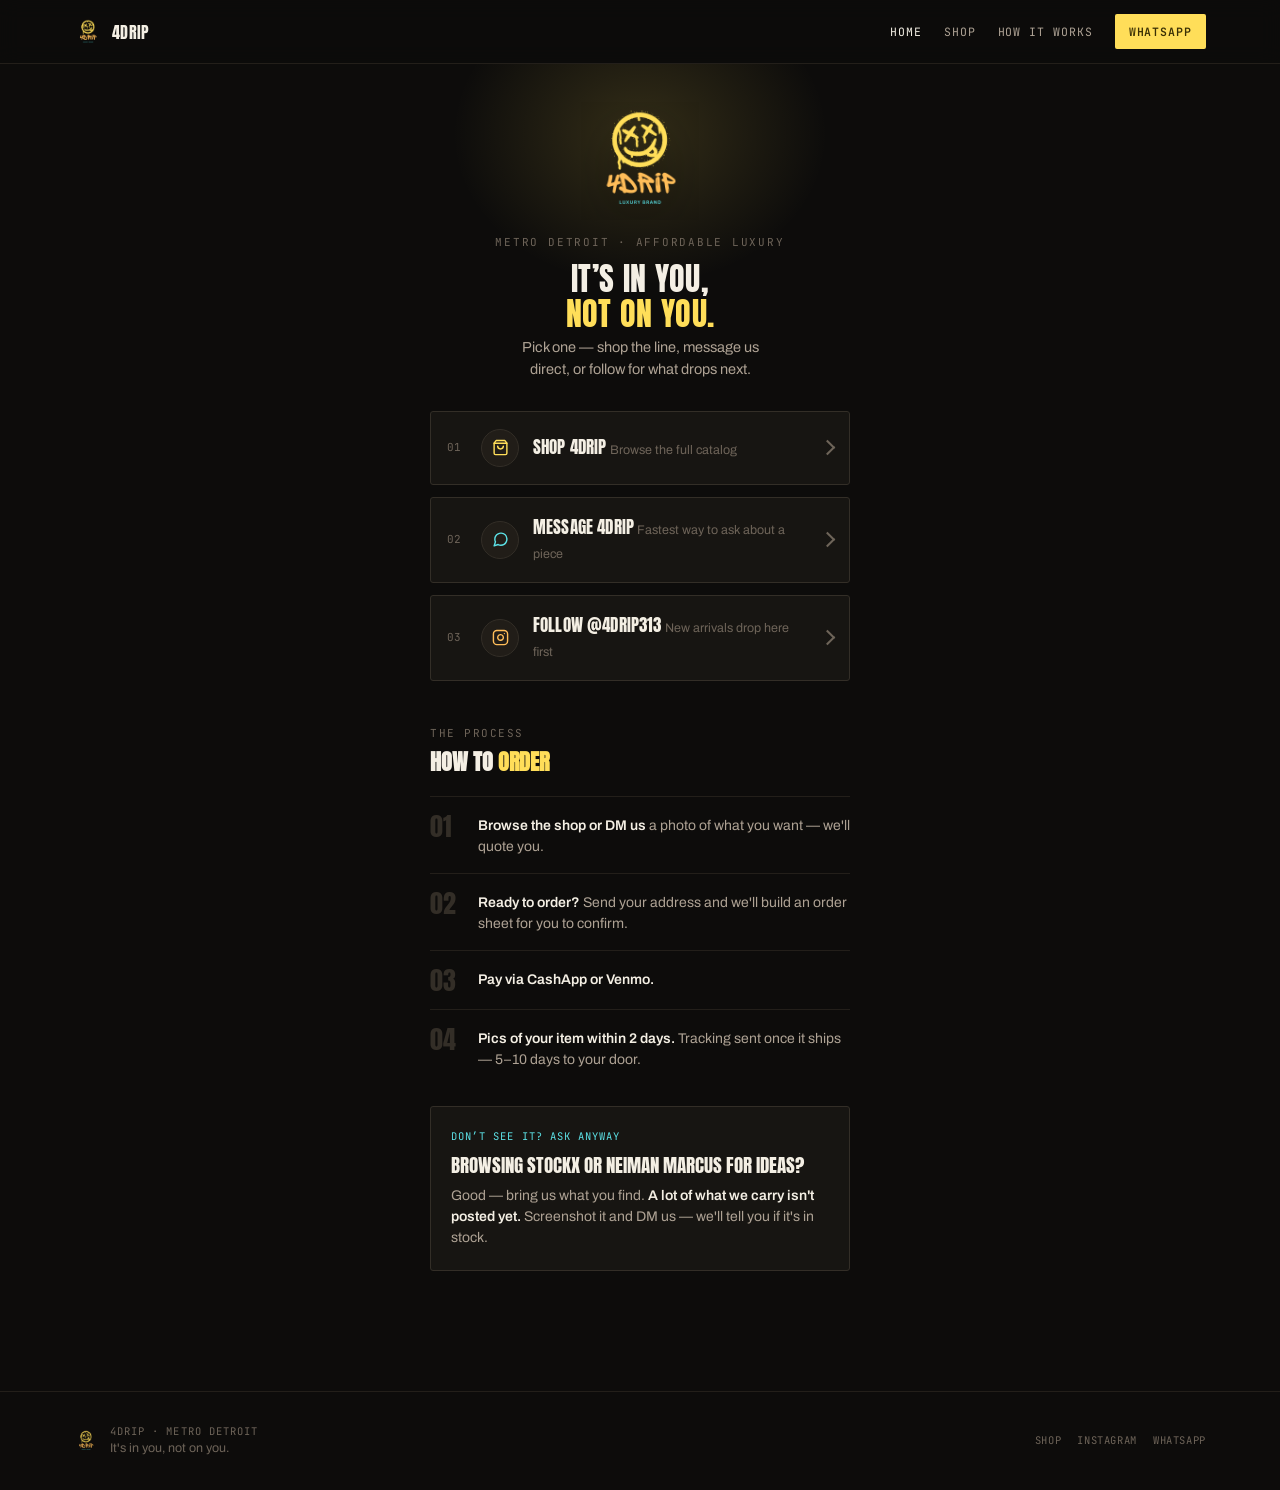
<file: index.html>
<!doctype html>
<html lang="en">
<head>
<meta charset="UTF-8">
<meta name="viewport" content="width=device-width, initial-scale=1.0">
<meta name="description" content="4DRIP — Metro Detroit's affordable luxury fashion plug. Authenticated resale + our own line. Shop, message, or follow — one tap.">
<title>4DRIP — Metro Detroit's Fashion Plug</title>
<link rel="icon" href="data:,">
<link rel="preconnect" href="https://fonts.googleapis.com">
<link rel="preconnect" href="https://fonts.gstatic.com" crossorigin>
<link href="https://fonts.googleapis.com/css2?family=Anton&family=Archivo:ital,wght@0,500;0,600;0,700;0,800;1,600&family=JetBrains+Mono:wght@400;500;600&display=swap" rel="stylesheet">
<link rel="stylesheet" href="assets/styles.css">
<style>
  .stage{
    max-width:460px;
    margin:0 auto;
    padding:38px 20px 56px;
    position:relative;
    overflow:hidden;
  }
  .glow{
    position:absolute; top:-140px; left:50%; transform:translateX(-50%);
    width:520px; height:420px;
    background:radial-gradient(closest-side, rgba(255,222,89,0.16), transparent 72%);
    pointer-events:none; z-index:0;
  }

  /* ---------- HERO ---------- */
  .hero{ text-align:center; position:relative; z-index:1; }
  .hero-logo-wrap{ width:118px; height:118px; margin:0 auto 14px; position:relative; }
  .hero-logo-wrap img{
    width:100%; opacity:0; transform:translateY(10px) scale(0.92);
    filter:drop-shadow(0 18px 26px rgba(0,0,0,0.5));
    animation: dripIn 0.9s cubic-bezier(.2,.9,.25,1) 0.05s forwards;
  }
  @keyframes dripIn{
    0%{ opacity:0; transform:translateY(10px) scale(0.92); clip-path:inset(0 0 100% 0); }
    55%{ opacity:1; clip-path:inset(0 0 0% 0); }
    100%{ opacity:1; transform:translateY(0) scale(1); clip-path:inset(0 0 0% 0); }
  }
  .hero-kicker{
    font-family:"JetBrains Mono",monospace;
    font-size:11px; letter-spacing:0.16em; text-transform:uppercase;
    color:var(--text-faint);
    opacity:0; animation: upIn 0.6s ease 0.5s forwards;
  }
  .hero h1{
    font-family:"Anton",sans-serif; font-weight:400;
    text-transform:uppercase; letter-spacing:0.01em;
    font-size:clamp(26px,7vw,32px); line-height:1.1;
    margin:10px 0 6px;
    opacity:0; animation: upIn 0.6s ease 0.62s forwards;
  }
  .hero h1 span{ color:var(--yellow); }
  .hero p{
    color:var(--text-muted); font-size:14.5px; max-width:32ch; margin:0 auto;
    opacity:0; animation: upIn 0.6s ease 0.72s forwards;
  }
  @keyframes upIn{ from{opacity:0; transform:translateY(8px);} to{opacity:1; transform:translateY(0);} }

  /* ---------- ACTION CARDS ---------- */
  .actions{
    margin-top:30px; display:flex; flex-direction:column; gap:12px;
    position:relative; z-index:1;
  }
  .action{
    opacity:0; animation: upIn 0.6s ease forwards;
    border:1px solid var(--border);
    background:var(--bg-1);
    border-radius:3px;
    overflow:hidden;
    transition: border-color .18s ease, box-shadow .18s ease, transform .18s ease;
  }
  .actions .action:nth-child(1){ animation-delay:0.86s; }
  .actions .action:nth-child(2){ animation-delay:0.96s; }
  .actions .action:nth-child(3){ animation-delay:1.06s; }
  .action.open{
    border-color: color-mix(in srgb, var(--accent, var(--yellow)) 55%, var(--border));
    box-shadow: 0 0 0 1px color-mix(in srgb, var(--accent, var(--yellow)) 30%, transparent), 0 16px 30px -18px rgba(0,0,0,0.7);
  }
  .action-head{
    width:100%; display:flex; align-items:center; gap:14px;
    padding:17px 16px;
    -webkit-tap-highlight-color:transparent;
  }
  .action-head:active{ transform:scale(0.985); }
  .a-num{
    font-family:"JetBrains Mono",monospace; font-size:11px; color:var(--text-faint);
    width:20px; flex:none;
  }
  .a-icon{
    width:38px; height:38px; flex:none; border-radius:50%;
    display:flex; align-items:center; justify-content:center;
    background:var(--bg-2); border:1px solid var(--border);
    color:var(--accent, var(--yellow));
    transition: background .18s ease, color .18s ease;
  }
  .action.open .a-icon{ background:var(--accent, var(--yellow)); color:var(--yellow-ink); }
  .a-icon svg{ width:17px; height:17px; }
  .a-body{ flex:1; min-width:0; }
  .a-title{
    font-family:"Anton",sans-serif; font-size:16.5px; text-transform:uppercase; letter-spacing:0.01em;
  }
  .a-sub{ font-size:12.5px; color:var(--text-faint); margin-top:2px; }
  .a-chev{
    flex:none; width:11px; height:11px; border-right:2px solid var(--text-faint); border-bottom:2px solid var(--text-faint);
    transform:rotate(-45deg); transition:transform .22s ease;
  }
  .action.open .a-chev{ transform:rotate(45deg); border-color:var(--accent, var(--yellow)); }

  .a-panel{
    display:grid; grid-template-rows:0fr; transition:grid-template-rows .28s ease;
  }
  .action.open .a-panel{ grid-template-rows:1fr; }
  .a-panel-inner{ overflow:hidden; }
  .a-links{ padding:0 16px 16px; display:flex; flex-direction:column; gap:8px; border-top:1px solid var(--border-soft); margin-top:2px; padding-top:14px; }
  .a-btn{
    display:flex; align-items:center; justify-content:center; gap:8px;
    font-family:"JetBrains Mono",monospace; font-size:12px; letter-spacing:0.05em; text-transform:uppercase;
    padding:13px 14px; border-radius:2px;
    transition: transform .12s ease, filter .12s ease;
  }
  .a-btn:active{ transform:scale(0.97); }
  .a-btn.primary{ background:var(--accent, var(--yellow)); color:var(--yellow-ink); font-weight:600; }
  .a-btn.primary:active{ filter:brightness(0.94); }
  .a-btn.secondary{ background:transparent; border:1px solid var(--border); color:var(--text-muted); }

  /* ---------- ORDER STEPS ---------- */
  .section{ margin-top:44px; position:relative; z-index:1; }
  .section-kicker{
    font-family:"JetBrains Mono",monospace; font-size:11px; letter-spacing:0.14em; text-transform:uppercase;
    color:var(--text-faint); margin-bottom:4px;
  }
  .section-title{
    font-family:"Anton",sans-serif; font-size:22px; text-transform:uppercase; margin:0 0 18px;
  }
  .section-title em{ font-style:normal; color:var(--yellow); }
  .steps{ display:flex; flex-direction:column; }
  .step{ display:flex; gap:14px; padding:16px 0; border-top:1px solid var(--border-soft); }
  .step:last-child{ padding-bottom:0; }
  .step-num{
    font-family:"Anton",sans-serif; font-size:26px; color:var(--border); flex:none; width:34px; line-height:1;
  }
  .step-text{ font-size:14px; color:var(--text-muted); padding-top:2px; }
  .step-text b{ color:var(--text); font-weight:600; }

  /* ---------- ASK CARD ---------- */
  .ask-card{
    margin-top:36px; position:relative; z-index:1;
    background:var(--bg-1); border:1px solid var(--border); border-radius:3px; padding:22px 20px;
  }
  .ask-eyebrow{ font-family:"JetBrains Mono",monospace; font-size:10.5px; letter-spacing:0.1em; text-transform:uppercase; color:var(--teal); margin-bottom:10px; }
  .ask-title{ font-family:"Anton",sans-serif; font-size:19px; text-transform:uppercase; margin-bottom:8px; line-height:1.15; }
  .ask-body{ font-size:14px; color:var(--text-muted); }
  .ask-body b{ color:var(--text); font-weight:600; }
</style>
</head>
<body>

<nav class="site-nav">
  <div class="wrap">
    <a class="nav-brand" href="index.html"><img src="assets/logo.png" alt=""><span>4DRIP</span></a>
    <div class="nav-links">
      <a href="index.html" class="active">Home</a>
      <a href="shop.html">Shop</a>
      <a href="how-it-works.html">How it works</a>
      <a class="cta" href="https://wa.me/15865535504?text=Hi%2C%20I%27m%20interested%20in..." target="_blank" rel="noopener">WhatsApp</a>
    </div>
  </div>
</nav>

<div class="stage">
  <div class="glow"></div>

  <div class="hero">
    <div class="hero-logo-wrap"><img src="assets/logo.png" alt="4DRIP logo"></div>
    <div class="hero-kicker">Metro Detroit &middot; Affordable Luxury</div>
    <h1>It&rsquo;s in you,<br><span>not on you.</span></h1>
    <p>Pick one &mdash; shop the line, message us direct, or follow for what drops next.</p>
  </div>

  <div class="actions">
    <div class="action" id="act-shop" style="--accent:var(--yellow);">
      <button class="action-head" onclick="toggleAction('act-shop')">
        <span class="a-num">01</span>
        <span class="a-icon"><svg viewBox="0 0 24 24" fill="none" stroke="currentColor" stroke-width="2" stroke-linecap="round" stroke-linejoin="round"><path d="M6 2 3 6v14a2 2 0 0 0 2 2h14a2 2 0 0 0 2-2V6l-3-4Z"/><path d="M3 6h18"/><path d="M16 10a4 4 0 0 1-8 0"/></svg></span>
        <span class="a-body">
          <span class="a-title">Shop 4drip</span>
          <span class="a-sub">Browse the full catalog</span>
        </span>
        <span class="a-chev"></span>
      </button>
      <div class="a-panel"><div class="a-panel-inner"><div class="a-links">
        <a class="a-btn primary" href="shop.html">Open the shop</a>
        <a class="a-btn secondary" href="#act-message" onclick="toggleAction('act-message'); return false;">Ask about a piece instead</a>
      </div></div></div>
    </div>

    <div class="action" id="act-message" style="--accent:var(--teal);">
      <button class="action-head" onclick="toggleAction('act-message')">
        <span class="a-num">02</span>
        <span class="a-icon"><svg viewBox="0 0 24 24" fill="none" stroke="currentColor" stroke-width="2" stroke-linecap="round" stroke-linejoin="round"><path d="M21 11.5a8.38 8.38 0 0 1-.9 3.8 8.5 8.5 0 0 1-7.6 4.7 8.38 8.38 0 0 1-3.8-.9L3 21l1.9-5.7a8.38 8.38 0 0 1-.9-3.8 8.5 8.5 0 0 1 4.7-7.6 8.38 8.38 0 0 1 3.8-.9h.5a8.48 8.48 0 0 1 8 8v.5Z"/></svg></span>
        <span class="a-body">
          <span class="a-title">Message 4drip</span>
          <span class="a-sub">Fastest way to ask about a piece</span>
        </span>
        <span class="a-chev"></span>
      </button>
      <div class="a-panel"><div class="a-panel-inner"><div class="a-links">
        <a class="a-btn primary" href="https://wa.me/15865535504?text=Hi%2C%20I%27m%20interested%20in..." target="_blank" rel="noopener">Open WhatsApp</a>
        <a class="a-btn secondary" href="https://www.instagram.com/4drip313/" target="_blank" rel="noopener">Not on WhatsApp? DM on Instagram</a>
      </div></div></div>
    </div>

    <div class="action" id="act-follow" style="--accent:var(--orange);">
      <button class="action-head" onclick="toggleAction('act-follow')">
        <span class="a-num">03</span>
        <span class="a-icon"><svg viewBox="0 0 24 24" fill="none" stroke="currentColor" stroke-width="2" stroke-linecap="round" stroke-linejoin="round"><rect x="2" y="2" width="20" height="20" rx="5"/><path d="M16 11.37A4 4 0 1 1 12.63 8 4 4 0 0 1 16 11.37Z"/><path d="M17.5 6.5h.01"/></svg></span>
        <span class="a-body">
          <span class="a-title">Follow @4drip313</span>
          <span class="a-sub">New arrivals drop here first</span>
        </span>
        <span class="a-chev"></span>
      </button>
      <div class="a-panel"><div class="a-panel-inner"><div class="a-links">
        <a class="a-btn primary" href="https://www.instagram.com/4drip313/" target="_blank" rel="noopener">Open Instagram</a>
        <a class="a-btn secondary" href="#act-message" onclick="toggleAction('act-message'); return false;">Prefer to talk first? DM us</a>
      </div></div></div>
    </div>
  </div>

  <div class="section">
    <div class="section-kicker">The process</div>
    <h2 class="section-title">How to <em>order</em></h2>
    <div class="steps">
      <div class="step"><span class="step-num">01</span><span class="step-text"><b>Browse the shop or DM us</b> a photo of what you want &mdash; we'll quote you.</span></div>
      <div class="step"><span class="step-num">02</span><span class="step-text"><b>Ready to order?</b> Send your address and we'll build an order sheet for you to confirm.</span></div>
      <div class="step"><span class="step-num">03</span><span class="step-text"><b>Pay via CashApp or Venmo.</b></span></div>
      <div class="step"><span class="step-num">04</span><span class="step-text"><b>Pics of your item within 2 days.</b> Tracking sent once it ships &mdash; 5&ndash;10 days to your door.</span></div>
    </div>
  </div>

  <div class="ask-card">
    <div class="ask-eyebrow">Don&rsquo;t see it? Ask anyway</div>
    <div class="ask-title">Browsing StockX or Neiman Marcus for ideas?</div>
    <div class="ask-body">Good &mdash; bring us what you find. <b>A lot of what we carry isn't posted yet.</b> Screenshot it and DM us &mdash; we'll tell you if it's in stock.</div>
  </div>
</div>

<footer class="site-foot">
  <div class="wrap">
    <div style="display:flex; align-items:center; gap:12px;">
      <img src="assets/logo.png" alt="">
      <div>
        <div class="foot-line">4DRIP &middot; Metro Detroit</div>
        <div class="foot-tag">It's in you, not on you.</div>
      </div>
    </div>
    <div class="foot-links">
      <a href="shop.html">Shop</a>
      <a href="https://www.instagram.com/4drip313/" target="_blank" rel="noopener">Instagram</a>
      <a href="https://wa.me/15865535504" target="_blank" rel="noopener">WhatsApp</a>
    </div>
  </div>
</footer>

<script>
  function toggleAction(id){
    var target = document.getElementById(id);
    var wasOpen = target.classList.contains('open');
    document.querySelectorAll('.action.open').forEach(function(el){ el.classList.remove('open'); });
    if(!wasOpen){
      target.classList.add('open');
      if (window.matchMedia && !window.matchMedia('(prefers-reduced-motion: reduce)').matches) {
        target.animate(
          [{ transform:'scale(1)' }, { transform:'scale(1.012)' }, { transform:'scale(1)' }],
          { duration: 260, easing: 'ease-out' }
        );
      }
      setTimeout(function(){
        target.scrollIntoView({ behavior: 'smooth', block: 'nearest' });
      }, 80);
    }
  }
</script>
</body>
</html>
</file>
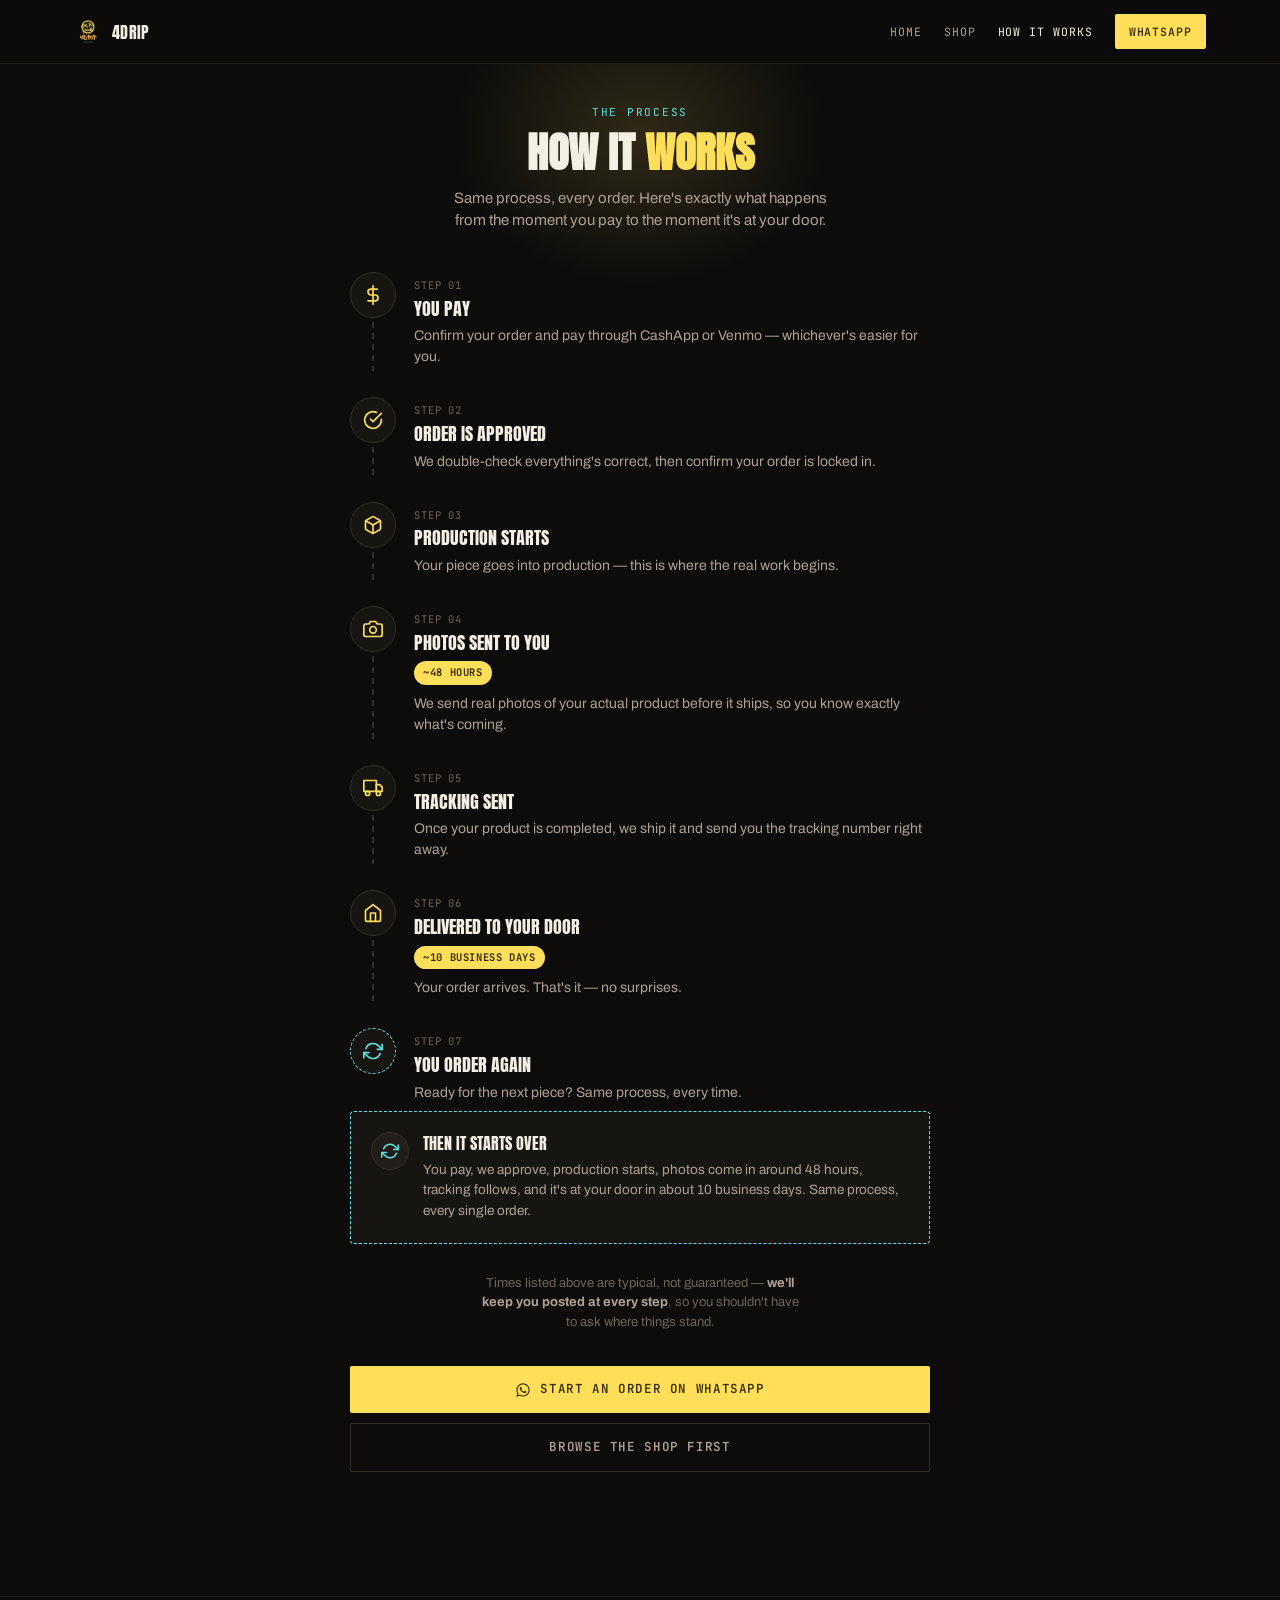
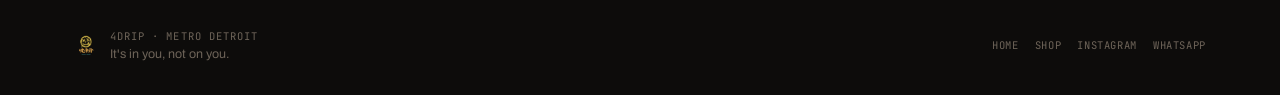
<file: how-it-works.html>
<!doctype html>
<html lang="en">
<head>
<meta charset="UTF-8">
<meta name="viewport" content="width=device-width, initial-scale=1.0">
<meta name="description" content="How 4DRIP orders work — from payment to delivery, step by step. Metro Detroit's affordable luxury fashion plug.">
<title>How It Works — 4DRIP</title>
<link rel="icon" href="data:,">
<link rel="preconnect" href="https://fonts.googleapis.com">
<link rel="preconnect" href="https://fonts.gstatic.com" crossorigin>
<link href="https://fonts.googleapis.com/css2?family=Anton&family=Archivo:ital,wght@0,500;0,600;0,700;0,800;1,600&family=JetBrains+Mono:wght@400;500;600&display=swap" rel="stylesheet">
<link rel="stylesheet" href="assets/styles.css">
<style>
  .stage{ max-width:620px; margin:0 auto; padding:40px 20px 60px; position:relative; overflow:hidden; }
  .glow{
    position:absolute; top:-140px; left:50%; transform:translateX(-50%);
    width:520px; height:420px;
    background:radial-gradient(closest-side, rgba(255,222,89,0.14), transparent 72%);
    pointer-events:none; z-index:0;
  }

  /* ---------- HERO ---------- */
  .how-hero{ text-align:center; position:relative; z-index:1; margin-bottom:40px; }
  .how-kicker{
    font-family:"JetBrains Mono",monospace; font-size:11px; letter-spacing:0.16em; text-transform:uppercase;
    color:var(--teal); margin-bottom:10px;
  }
  .how-title{
    font-family:"Anton",sans-serif; font-size:clamp(28px,7vw,42px); text-transform:uppercase; line-height:1.05; margin:0 0 12px;
  }
  .how-title span{ color:var(--yellow); }
  .how-sub{ color:var(--text-muted); font-size:15px; max-width:42ch; margin:0 auto; }

  /* ---------- TIMELINE ---------- */
  .timeline{ position:relative; z-index:1; margin-top:8px; }
  .tl-step{ position:relative; display:flex; gap:18px; padding-bottom:30px; }
  .tl-step:last-of-type{ padding-bottom:0; }
  .tl-rail{ position:relative; flex:none; display:flex; flex-direction:column; align-items:center; width:46px; }
  .tl-node{
    width:46px; height:46px; border-radius:50%; flex:none;
    display:flex; align-items:center; justify-content:center;
    background:var(--bg-1); border:1.5px solid var(--border); color:var(--yellow);
    position:relative; z-index:2;
  }
  .tl-node svg{ width:20px; height:20px; }
  .tl-step.final .tl-node{ border:1.5px dashed var(--teal); color:var(--teal); background:var(--bg-1); }
  .tl-line{
    flex:1; width:2px; margin-top:4px; margin-bottom:-4px;
    background:repeating-linear-gradient(to bottom, var(--border) 0 6px, transparent 6px 11px);
  }
  .tl-body{ flex:1; min-width:0; padding-top:6px; }
  .tl-num{
    font-family:"JetBrains Mono",monospace; font-size:10.5px; letter-spacing:0.08em; text-transform:uppercase;
    color:var(--text-faint); margin-bottom:4px;
  }
  .tl-title{ font-family:"Anton",sans-serif; font-size:18px; text-transform:uppercase; line-height:1.2; margin-bottom:6px; }
  .tl-badge{
    display:inline-block; font-family:"JetBrains Mono",monospace; font-size:10.5px; letter-spacing:0.06em; text-transform:uppercase;
    color:var(--yellow-ink); background:var(--yellow); padding:4px 9px; border-radius:100px; font-weight:700; margin-bottom:8px;
  }
  .tl-desc{ font-size:14px; color:var(--text-muted); line-height:1.5; }

  /* ---------- LOOP CLOSER ---------- */
  .loop-card{
    margin-top:8px; position:relative; z-index:1;
    background:var(--bg-1); border:1.5px dashed var(--teal); border-radius:4px; padding:20px 20px 22px;
    display:flex; gap:14px; align-items:flex-start;
  }
  .loop-icon{
    width:38px; height:38px; border-radius:50%; flex:none; background:var(--bg-2); border:1px solid var(--border);
    display:flex; align-items:center; justify-content:center; color:var(--teal);
  }
  .loop-icon svg{ width:18px; height:18px; }
  .loop-title{ font-family:"Anton",sans-serif; font-size:15.5px; text-transform:uppercase; margin-bottom:5px; }
  .loop-body{ font-size:13.5px; color:var(--text-muted); line-height:1.5; }

  /* ---------- REASSURANCE STRIP ---------- */
  .reassure{
    margin-top:30px; position:relative; z-index:1; text-align:center;
    font-size:13px; color:var(--text-faint); max-width:46ch; margin-left:auto; margin-right:auto;
  }
  .reassure b{ color:var(--text-muted); }

  /* ---------- CTA ---------- */
  .cta-row{ margin-top:34px; display:flex; flex-direction:column; gap:10px; position:relative; z-index:1; }
  .cta-btn{
    display:flex; align-items:center; justify-content:center; gap:9px;
    font-family:"JetBrains Mono",monospace; font-size:12.5px; letter-spacing:0.05em; text-transform:uppercase; font-weight:600;
    padding:14px 16px; border-radius:2px; transition:filter .12s ease, transform .12s ease;
  }
  .cta-btn:active{ transform:scale(0.98); }
  .cta-btn.primary{ background:var(--yellow); color:var(--yellow-ink); }
  .cta-btn.primary:hover{ filter:brightness(0.96); }
  .cta-btn.secondary{ background:transparent; border:1px solid var(--border); color:var(--text-muted); }
  .cta-btn svg{ width:16px; height:16px; }
</style>
</head>
<body>

<nav class="site-nav">
  <div class="wrap">
    <a class="nav-brand" href="index.html"><img src="assets/logo.png" alt=""><span>4DRIP</span></a>
    <div class="nav-links">
      <a href="index.html">Home</a>
      <a href="shop.html">Shop</a>
      <a href="how-it-works.html" class="active">How it works</a>
      <a class="cta" href="https://wa.me/15865535504?text=Hi%2C%20I%27m%20interested%20in..." target="_blank" rel="noopener">WhatsApp</a>
    </div>
  </div>
</nav>

<div class="stage">
  <div class="glow"></div>

  <div class="how-hero">
    <div class="how-kicker">The Process</div>
    <h1 class="how-title">How it <span>works</span></h1>
    <p class="how-sub">Same process, every order. Here's exactly what happens from the moment you pay to the moment it's at your door.</p>
  </div>

  <div class="timeline">
    <div class="tl-step">
      <div class="tl-rail">
        <div class="tl-node">
          <svg viewBox="0 0 24 24" fill="none" stroke="currentColor" stroke-width="2" stroke-linecap="round" stroke-linejoin="round"><line x1="12" y1="1" x2="12" y2="23"></line><path d="M17 5H9.5a3.5 3.5 0 0 0 0 7h5a3.5 3.5 0 0 1 0 7H6"></path></svg>
        </div>
        <div class="tl-line"></div>
      </div>
      <div class="tl-body">
        <div class="tl-num">Step 01</div>
        <div class="tl-title">You pay</div>
        <div class="tl-desc">Confirm your order and pay through CashApp or Venmo — whichever's easier for you.</div>
      </div>
    </div>

    <div class="tl-step">
      <div class="tl-rail">
        <div class="tl-node">
          <svg viewBox="0 0 24 24" fill="none" stroke="currentColor" stroke-width="2" stroke-linecap="round" stroke-linejoin="round"><path d="M22 11.08V12a10 10 0 1 1-5.93-9.14"></path><polyline points="22 4 12 14.01 9 11.01"></polyline></svg>
        </div>
        <div class="tl-line"></div>
      </div>
      <div class="tl-body">
        <div class="tl-num">Step 02</div>
        <div class="tl-title">Order is approved</div>
        <div class="tl-desc">We double-check everything's correct, then confirm your order is locked in.</div>
      </div>
    </div>

    <div class="tl-step">
      <div class="tl-rail">
        <div class="tl-node">
          <svg viewBox="0 0 24 24" fill="none" stroke="currentColor" stroke-width="2" stroke-linecap="round" stroke-linejoin="round"><path d="M21 16V8a2 2 0 0 0-1-1.73l-7-4a2 2 0 0 0-2 0l-7 4A2 2 0 0 0 3 8v8a2 2 0 0 0 1 1.73l7 4a2 2 0 0 0 2 0l7-4A2 2 0 0 0 21 16Z"></path><polyline points="3.27 6.96 12 12.01 20.73 6.96"></polyline><line x1="12" y1="22.08" x2="12" y2="12"></line></svg>
        </div>
        <div class="tl-line"></div>
      </div>
      <div class="tl-body">
        <div class="tl-num">Step 03</div>
        <div class="tl-title">Production starts</div>
        <div class="tl-desc">Your piece goes into production — this is where the real work begins.</div>
      </div>
    </div>

    <div class="tl-step">
      <div class="tl-rail">
        <div class="tl-node">
          <svg viewBox="0 0 24 24" fill="none" stroke="currentColor" stroke-width="2" stroke-linecap="round" stroke-linejoin="round"><path d="M23 19a2 2 0 0 1-2 2H3a2 2 0 0 1-2-2V8a2 2 0 0 1 2-2h4l2-3h6l2 3h4a2 2 0 0 1 2 2Z"></path><circle cx="12" cy="13" r="4"></circle></svg>
        </div>
        <div class="tl-line"></div>
      </div>
      <div class="tl-body">
        <div class="tl-num">Step 04</div>
        <div class="tl-title">Photos sent to you</div>
        <div class="tl-badge">~48 hours</div>
        <div class="tl-desc">We send real photos of your actual product before it ships, so you know exactly what's coming.</div>
      </div>
    </div>

    <div class="tl-step">
      <div class="tl-rail">
        <div class="tl-node">
          <svg viewBox="0 0 24 24" fill="none" stroke="currentColor" stroke-width="2" stroke-linecap="round" stroke-linejoin="round"><rect x="1" y="3" width="15" height="13"></rect><polygon points="16 8 20 8 23 11 23 16 16 16 16 8"></polygon><circle cx="5.5" cy="18.5" r="2.5"></circle><circle cx="18.5" cy="18.5" r="2.5"></circle></svg>
        </div>
        <div class="tl-line"></div>
      </div>
      <div class="tl-body">
        <div class="tl-num">Step 05</div>
        <div class="tl-title">Tracking sent</div>
        <div class="tl-desc">Once your product is completed, we ship it and send you the tracking number right away.</div>
      </div>
    </div>

    <div class="tl-step">
      <div class="tl-rail">
        <div class="tl-node">
          <svg viewBox="0 0 24 24" fill="none" stroke="currentColor" stroke-width="2" stroke-linecap="round" stroke-linejoin="round"><path d="M3 9l9-7 9 7v11a2 2 0 0 1-2 2H5a2 2 0 0 1-2-2Z"></path><polyline points="9 22 9 12 15 12 15 22"></polyline></svg>
        </div>
        <div class="tl-line"></div>
      </div>
      <div class="tl-body">
        <div class="tl-num">Step 06</div>
        <div class="tl-title">Delivered to your door</div>
        <div class="tl-badge">~10 business days</div>
        <div class="tl-desc">Your order arrives. That's it — no surprises.</div>
      </div>
    </div>

    <div class="tl-step final">
      <div class="tl-rail">
        <div class="tl-node">
          <svg viewBox="0 0 24 24" fill="none" stroke="currentColor" stroke-width="2" stroke-linecap="round" stroke-linejoin="round"><polyline points="23 4 23 10 17 10"></polyline><polyline points="1 20 1 14 7 14"></polyline><path d="M3.51 9a9 9 0 0 1 14.85-3.36L23 10M1 14l4.64 4.36A9 9 0 0 0 20.49 15"></path></svg>
        </div>
      </div>
      <div class="tl-body">
        <div class="tl-num">Step 07</div>
        <div class="tl-title">You order again</div>
        <div class="tl-desc">Ready for the next piece? Same process, every time.</div>
      </div>
    </div>
  </div>

  <div class="loop-card">
    <div class="loop-icon">
      <svg viewBox="0 0 24 24" fill="none" stroke="currentColor" stroke-width="2" stroke-linecap="round" stroke-linejoin="round"><polyline points="23 4 23 10 17 10"></polyline><polyline points="1 20 1 14 7 14"></polyline><path d="M3.51 9a9 9 0 0 1 14.85-3.36L23 10M1 14l4.64 4.36A9 9 0 0 0 20.49 15"></path></svg>
    </div>
    <div>
      <div class="loop-title">Then it starts over</div>
      <div class="loop-body">You pay, we approve, production starts, photos come in around 48 hours, tracking follows, and it's at your door in about 10 business days. Same process, every single order.</div>
    </div>
  </div>

  <p class="reassure">Times listed above are typical, not guaranteed — <b>we'll keep you posted at every step</b>, so you shouldn't have to ask where things stand.</p>

  <div class="cta-row">
    <a class="cta-btn primary" href="https://wa.me/15865535504?text=Hi%2C%20I%27m%20ready%20to%20order..." target="_blank" rel="noopener">
      <svg viewBox="0 0 24 24" fill="currentColor"><path d="M12.04 2c-5.5 0-9.96 4.46-9.96 9.96 0 1.76.46 3.48 1.34 4.99L2 22l5.2-1.36a9.94 9.94 0 0 0 4.84 1.23h.01c5.5 0 9.96-4.46 9.96-9.96S17.55 2 12.04 2zm0 18.18h-.01a8.2 8.2 0 0 1-4.18-1.15l-.3-.18-3.09.81.82-3-.2-.31a8.22 8.22 0 0 1-1.26-4.39c0-4.54 3.7-8.24 8.25-8.24 2.2 0 4.27.86 5.83 2.42a8.18 8.18 0 0 1 2.41 5.83c0 4.55-3.7 8.24-8.24 8.24zm4.52-6.17c-.25-.12-1.47-.72-1.7-.81-.23-.08-.39-.12-.56.13-.17.24-.64.8-.78.97-.14.16-.29.18-.53.06-.25-.12-1.05-.39-1.99-1.24-.74-.66-1.23-1.47-1.38-1.72-.14-.24-.02-.38.11-.5.11-.11.25-.29.37-.43.12-.15.16-.25.25-.42.08-.16.04-.31-.02-.43-.06-.12-.56-1.36-.77-1.86-.2-.49-.4-.42-.56-.43h-.48c-.16 0-.43.06-.66.31-.22.24-.86.85-.86 2.07 0 1.22.89 2.4 1.02 2.57.12.16 1.75 2.67 4.24 3.74.59.26 1.05.41 1.41.52.59.19 1.13.16 1.56.1.48-.07 1.47-.6 1.67-1.18.21-.58.21-1.07.14-1.18-.06-.1-.23-.16-.48-.28z"/></svg>
      Start an order on WhatsApp
    </a>
    <a class="cta-btn secondary" href="shop.html">Browse the shop first</a>
  </div>
</div>

<footer class="site-foot">
  <div class="wrap">
    <div style="display:flex; align-items:center; gap:12px;">
      <img src="assets/logo.png" alt="">
      <div>
        <div class="foot-line">4DRIP &middot; Metro Detroit</div>
        <div class="foot-tag">It's in you, not on you.</div>
      </div>
    </div>
    <div class="foot-links">
      <a href="index.html">Home</a>
      <a href="shop.html">Shop</a>
      <a href="https://www.instagram.com/4drip313/" target="_blank" rel="noopener">Instagram</a>
      <a href="https://wa.me/15865535504" target="_blank" rel="noopener">WhatsApp</a>
    </div>
  </div>
</footer>

</body>
</html>
</file>
<file: assets/styles.css>
/* 4DRIP shared design tokens — pulled verbatim from the 4DRIP Design Guide */
:root{
  --bg:#0D0C0B;
  --bg-1:#171512;
  --bg-2:#211D18;
  --border:#332E27;
  --border-soft:#231F1A;
  --text:#F4EFE4;
  --text-muted:#AEA294;
  --text-faint:#6E6459;
  --yellow:#FFDE59;
  --orange:#FFBD59;
  --teal:#5CE1E6;
  --yellow-ink:#3A3005;
  --green:#3FB95F;
}

*{box-sizing:border-box;}
html{-webkit-text-size-adjust:100%;}
body{
  margin:0;
  background:var(--bg);
  color:var(--text);
  font-family:"Archivo","Helvetica Neue",Arial,sans-serif;
  font-size:16px;
  line-height:1.5;
  -webkit-font-smoothing:antialiased;
  min-height:100vh;
}
@media (prefers-reduced-motion: reduce){
  *{animation-duration:0.001ms !important; animation-iteration-count:1 !important; transition-duration:0.001ms !important;}
}
a{color:inherit; text-decoration:none;}
img{max-width:100%; display:block;}
button, input, select, textarea{font:inherit; color:inherit;}
button{background:none; border:none; padding:0; margin:0; cursor:pointer; text-align:left;}
::selection{ background:var(--yellow); color:var(--yellow-ink); }

.mono{ font-family:"JetBrains Mono",monospace; }
.wrap{ max-width:1180px; margin:0 auto; padding:0 24px; }

/* ---------- NAV ---------- */
.site-nav{
  position:sticky; top:0; z-index:40;
  background:rgba(13,12,11,0.92); backdrop-filter:blur(10px);
  border-bottom:1px solid var(--border-soft);
}
.site-nav .wrap{ display:flex; align-items:center; justify-content:space-between; gap:18px; padding-top:14px; padding-bottom:14px; }
.nav-brand{ display:flex; align-items:center; gap:10px; }
.nav-brand img{ width:28px; height:28px; }
.nav-brand span{ font-family:"Anton",sans-serif; font-size:16px; letter-spacing:0.02em; }
.nav-links{ display:flex; align-items:center; gap:22px; }
.nav-links a{
  font-family:"JetBrains Mono",monospace; font-size:11.5px; letter-spacing:0.08em; text-transform:uppercase;
  color:var(--text-muted); transition:color .15s ease;
}
.nav-links a:hover, .nav-links a.active{ color:var(--text); }
.nav-links a.cta{
  color:var(--yellow-ink); background:var(--yellow); padding:9px 14px; border-radius:2px; font-weight:600;
}
.nav-loc{ display:flex; align-items:center; gap:8px; font-family:"JetBrains Mono",monospace; font-size:11px; letter-spacing:0.06em; text-transform:uppercase; color:var(--text-faint); }
.nav-loc .dot{ width:6px; height:6px; border-radius:50%; background:var(--green); box-shadow:0 0 0 3px rgba(63,185,95,0.18); }

/* ---------- FOOTER ---------- */
.site-foot{ margin-top:64px; border-top:1px solid var(--border-soft); }
.site-foot .wrap{ padding-top:32px; padding-bottom:32px; display:flex; align-items:center; justify-content:space-between; gap:16px; flex-wrap:wrap; }
.site-foot img{ width:24px; opacity:0.85; }
.foot-line{ font-family:"JetBrains Mono",monospace; font-size:10.5px; letter-spacing:0.1em; text-transform:uppercase; color:var(--text-faint); }
.foot-tag{ font-size:12.5px; color:var(--text-faint); }
.foot-links{ display:flex; gap:16px; }
.foot-links a{ font-family:"JetBrains Mono",monospace; font-size:10.5px; letter-spacing:0.06em; text-transform:uppercase; color:var(--text-faint); }
.foot-links a:hover{ color:var(--text-muted); }

/* ---------- WHATSAPP FLOATING BUTTON ---------- */
.wa-float{
  position:fixed; right:18px; bottom:18px; z-index:50;
  display:flex; align-items:center; gap:9px;
  background:var(--yellow); color:var(--yellow-ink);
  padding:13px 18px 13px 15px; border-radius:100px;
  font-family:"JetBrains Mono",monospace; font-size:12px; letter-spacing:0.04em; text-transform:uppercase; font-weight:600;
  box-shadow:0 14px 30px -10px rgba(0,0,0,0.6);
  transition:transform .15s ease;
}
.wa-float:hover{ transform:translateY(-2px); }
.wa-float svg{ width:17px; height:17px; }

@media (max-width:720px){
  .nav-links{ gap:14px; }
  .nav-links a:not(.cta){ display:none; }
  .nav-loc{ display:none; }
}
</file>
